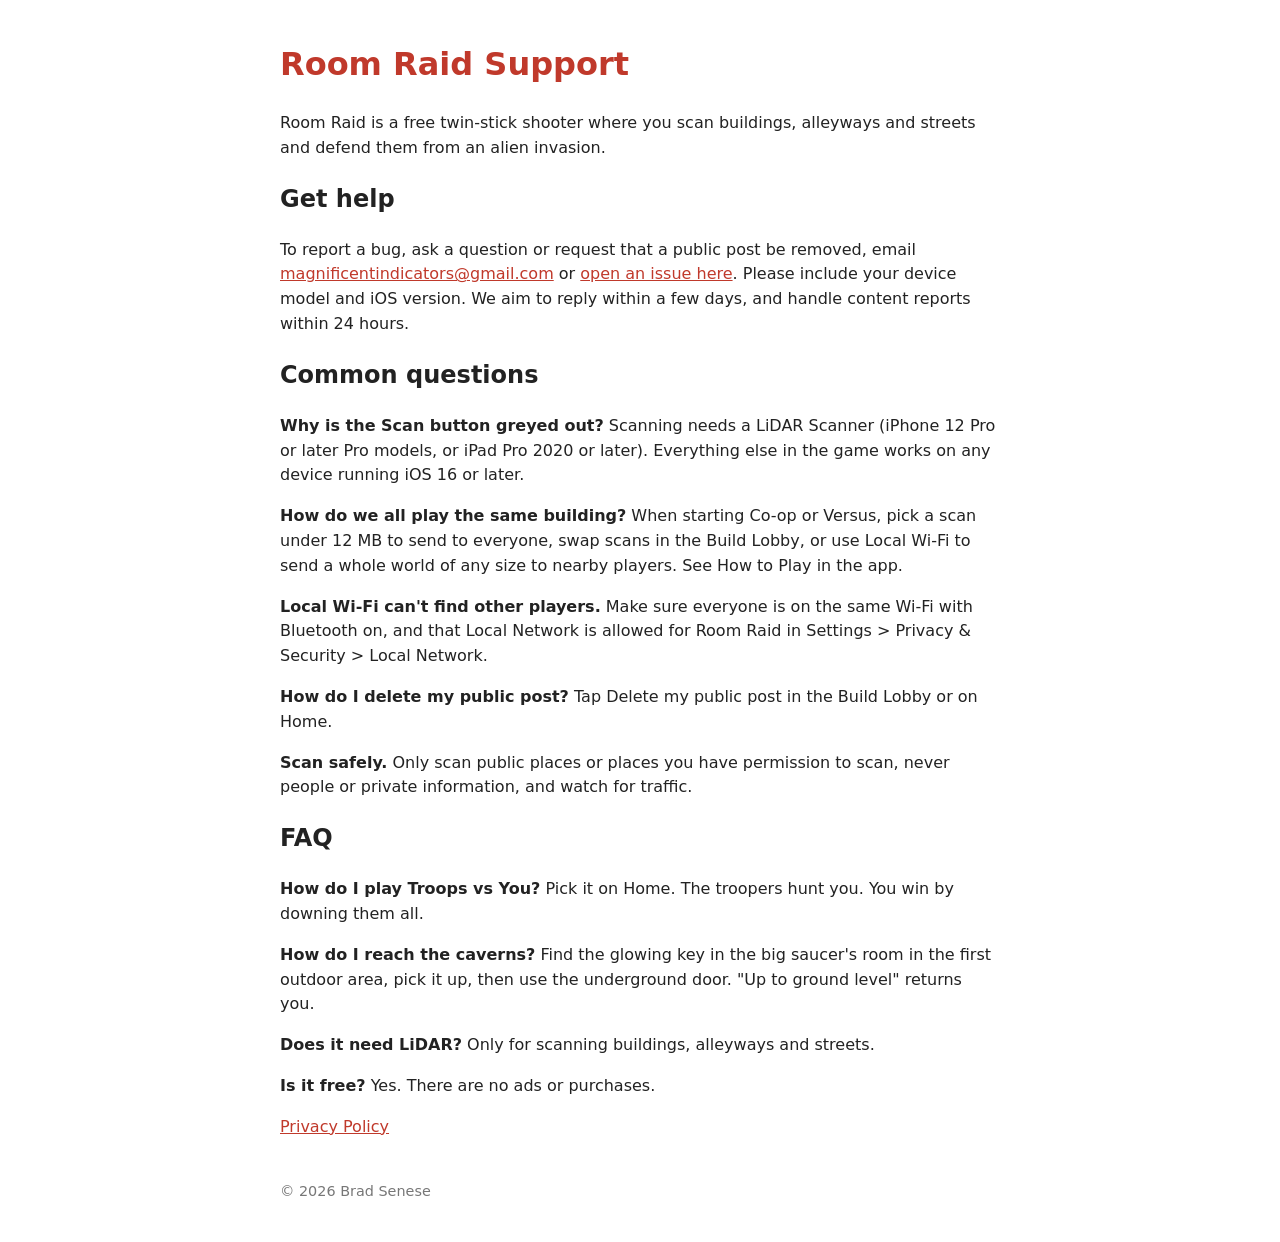
<file: index.html>
<!doctype html><html lang="en"><head><meta charset="utf-8"><meta name="viewport" content="width=device-width,initial-scale=1"><title>Room Raid Support</title><link rel="stylesheet" href="style.css"></head><body>
<h1>Room Raid Support</h1>
<p>Room Raid is a free twin-stick shooter where you scan buildings, alleyways and streets and defend them from an alien invasion.</p>
<h2>Get help</h2>
<p>To report a bug, ask a question or request that a public post be removed, email <a href="mailto:magnificentindicators@gmail.com">magnificentindicators@gmail.com</a> or <a href="https://github.com/bradsenese-ai/room-raid-support/issues/new">open an issue here</a>. Please include your device model and iOS version. We aim to reply within a few days, and handle content reports within 24 hours.</p>
<h2>Common questions</h2>
<p><b>Why is the Scan button greyed out?</b> Scanning needs a LiDAR Scanner (iPhone 12 Pro or later Pro models, or iPad Pro 2020 or later). Everything else in the game works on any device running iOS 16 or later.</p>
<p><b>How do we all play the same building?</b> When starting Co-op or Versus, pick a scan under 12 MB to send to everyone, swap scans in the Build Lobby, or use Local Wi-Fi to send a whole world of any size to nearby players. See How to Play in the app.</p>
<p><b>Local Wi-Fi can't find other players.</b> Make sure everyone is on the same Wi-Fi with Bluetooth on, and that Local Network is allowed for Room Raid in Settings &gt; Privacy &amp; Security &gt; Local Network.</p>
<p><b>How do I delete my public post?</b> Tap Delete my public post in the Build Lobby or on Home.</p>
<p><b>Scan safely.</b> Only scan public places or places you have permission to scan, never people or private information, and watch for traffic.</p>
<h2>FAQ</h2>
<p><b>How do I play Troops vs You?</b> Pick it on Home. The troopers hunt you. You win by downing them all.</p>
<p><b>How do I reach the caverns?</b> Find the glowing key in the big saucer's room in the first outdoor area, pick it up, then use the underground door. "Up to ground level" returns you.</p>
<p><b>Does it need LiDAR?</b> Only for scanning buildings, alleyways and streets.</p>
<p><b>Is it free?</b> Yes. There are no ads or purchases.</p>
<p><a href="privacy.html">Privacy Policy</a></p>
<footer>© 2026 Brad Senese</footer></body></html>
</file>
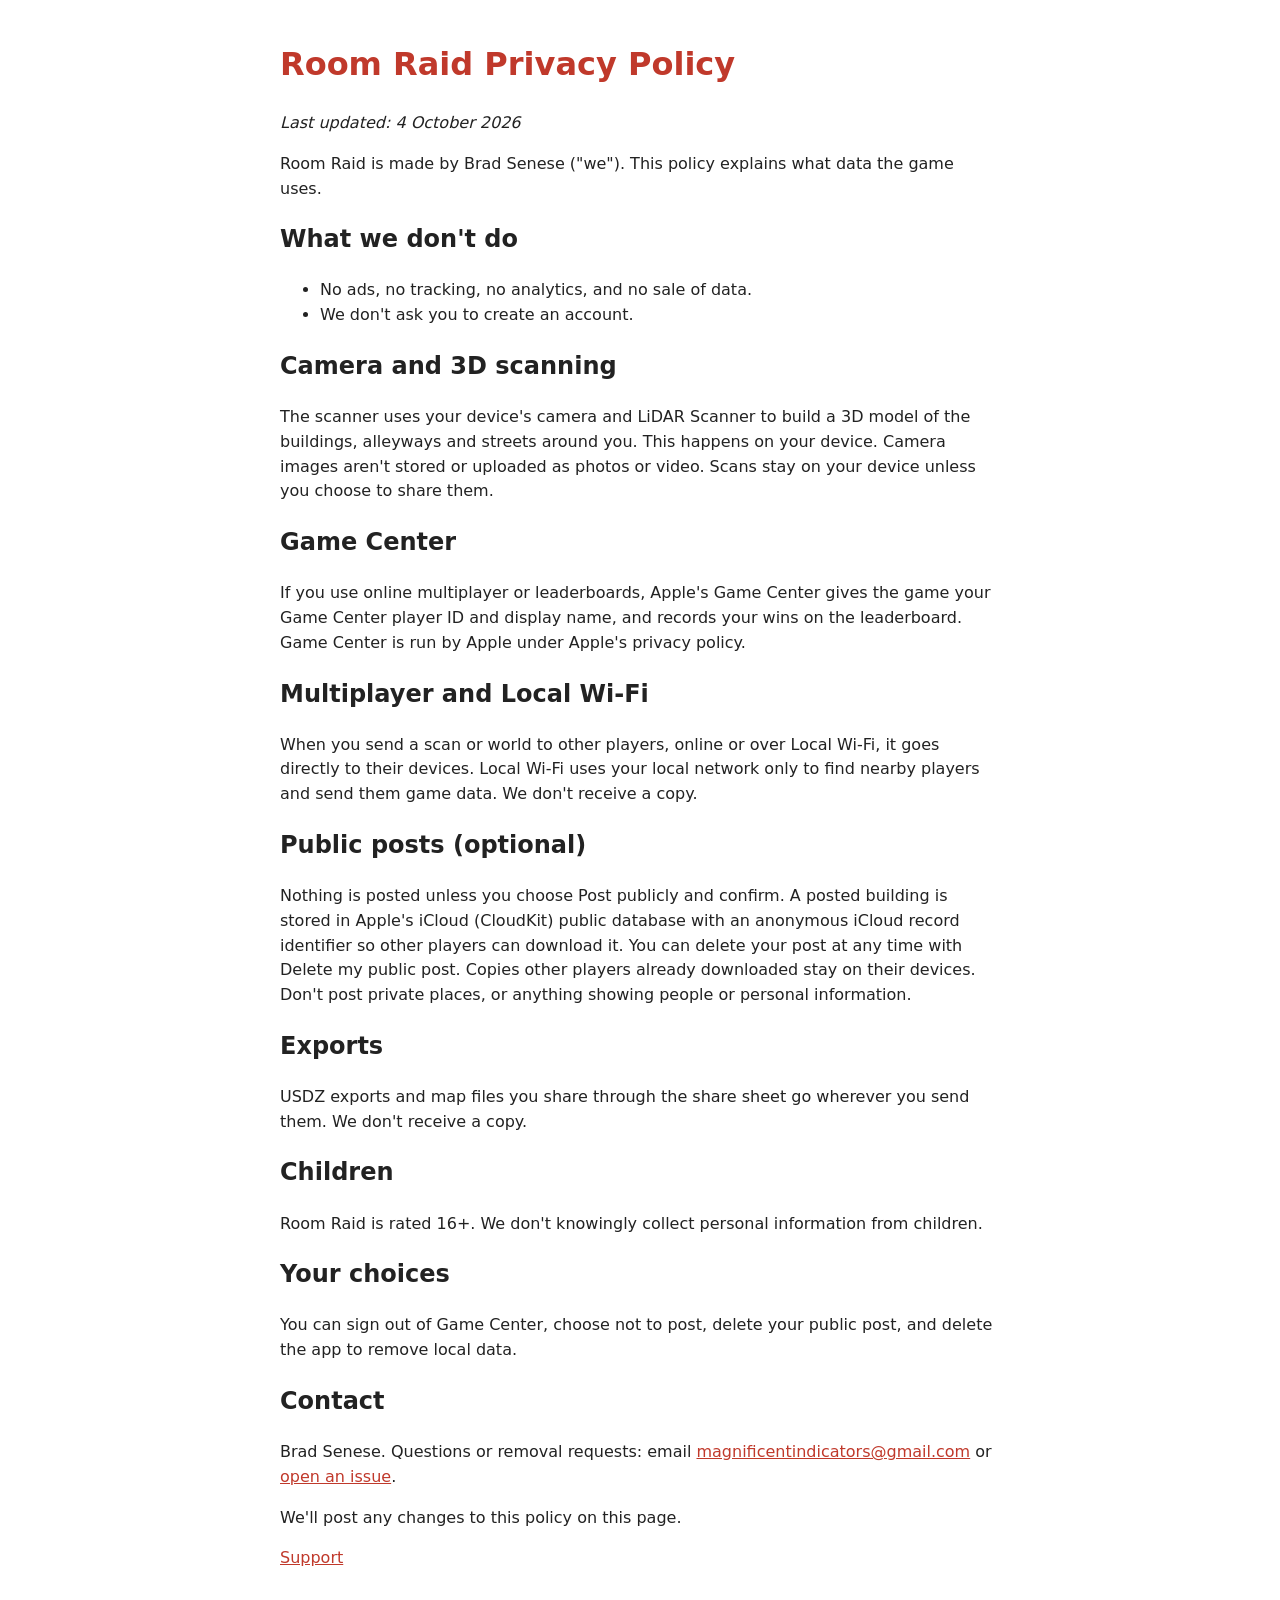
<file: privacy.html>
<!doctype html><html lang="en"><head><meta charset="utf-8"><meta name="viewport" content="width=device-width,initial-scale=1"><title>Room Raid Privacy Policy</title><link rel="stylesheet" href="style.css"></head><body>
<h1>Room Raid Privacy Policy</h1>
<p><i>Last updated: 4 October 2026</i></p>
<p>Room Raid is made by Brad Senese ("we"). This policy explains what data the game uses.</p>
<h2>What we don't do</h2>
<ul><li>No ads, no tracking, no analytics, and no sale of data.</li><li>We don't ask you to create an account.</li></ul>
<h2>Camera and 3D scanning</h2>
<p>The scanner uses your device's camera and LiDAR Scanner to build a 3D model of the buildings, alleyways and streets around you. This happens on your device. Camera images aren't stored or uploaded as photos or video. Scans stay on your device unless you choose to share them.</p>
<h2>Game Center</h2>
<p>If you use online multiplayer or leaderboards, Apple's Game Center gives the game your Game Center player ID and display name, and records your wins on the leaderboard. Game Center is run by Apple under Apple's privacy policy.</p>
<h2>Multiplayer and Local Wi-Fi</h2>
<p>When you send a scan or world to other players, online or over Local Wi-Fi, it goes directly to their devices. Local Wi-Fi uses your local network only to find nearby players and send them game data. We don't receive a copy.</p>
<h2>Public posts (optional)</h2>
<p>Nothing is posted unless you choose Post publicly and confirm. A posted building is stored in Apple's iCloud (CloudKit) public database with an anonymous iCloud record identifier so other players can download it. You can delete your post at any time with Delete my public post. Copies other players already downloaded stay on their devices. Don't post private places, or anything showing people or personal information.</p>
<h2>Exports</h2>
<p>USDZ exports and map files you share through the share sheet go wherever you send them. We don't receive a copy.</p>
<h2>Children</h2>
<p>Room Raid is rated 16+. We don't knowingly collect personal information from children.</p>
<h2>Your choices</h2>
<p>You can sign out of Game Center, choose not to post, delete your public post, and delete the app to remove local data.</p>
<h2>Contact</h2>
<p>Brad Senese. Questions or removal requests: email <a href="mailto:magnificentindicators@gmail.com">magnificentindicators@gmail.com</a> or <a href="https://github.com/bradsenese-ai/room-raid-support/issues/new">open an issue</a>.</p>
<p>We'll post any changes to this policy on this page.</p>
<p><a href="index.html">Support</a></p></body></html>
</file>
<file: style.css>
body{font-family:-apple-system,system-ui,Helvetica,Arial,sans-serif;max-width:720px;margin:40px auto;padding:0 20px;line-height:1.55;color:#222}h1{color:#c0392b}a{color:#c0392b}footer{margin-top:40px;font-size:.9em;color:#777}
</file>
